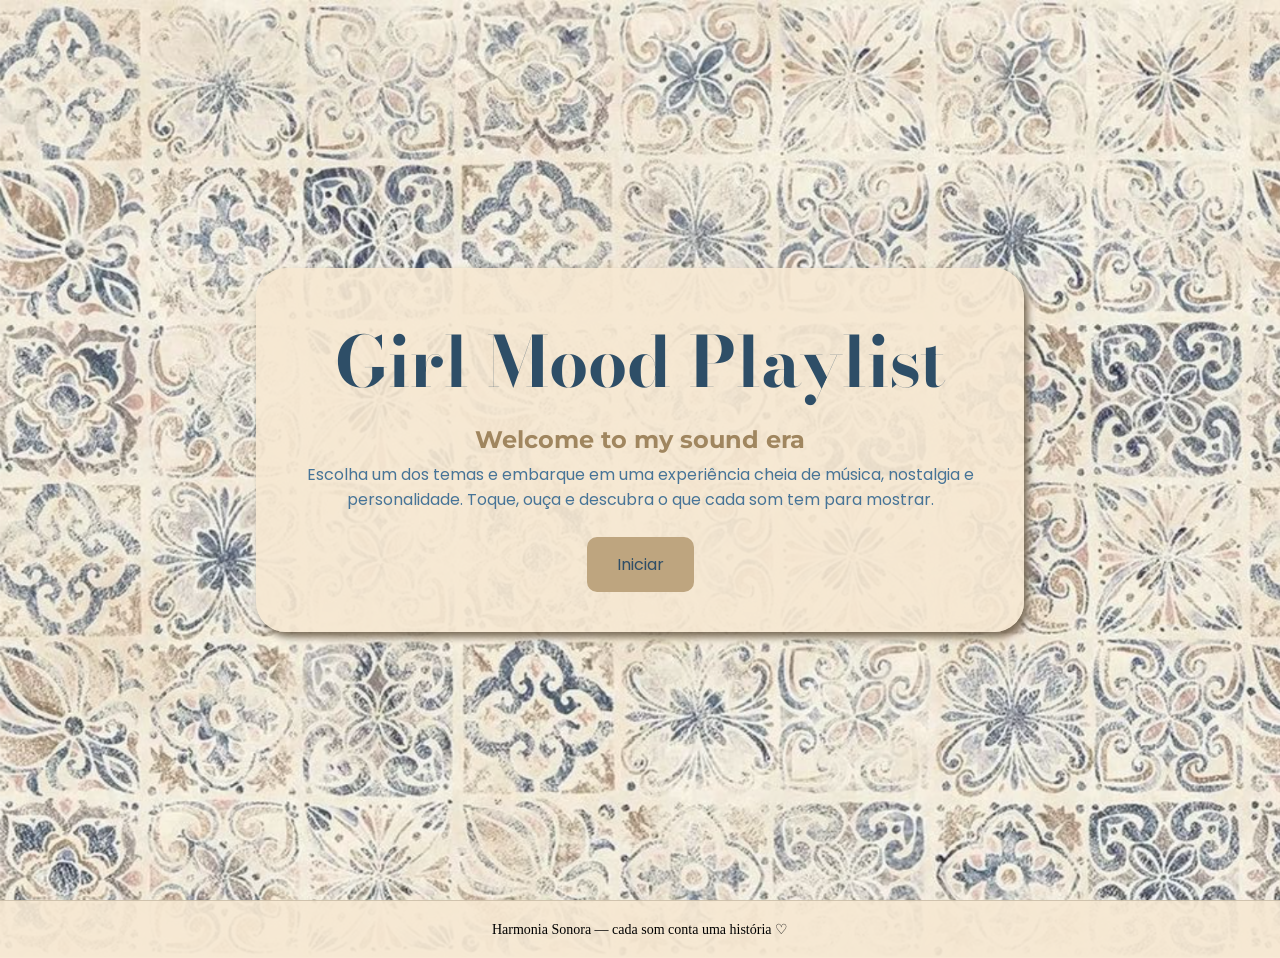
<file: index.html>
<!DOCTYPE html>
<html lang="pt-br">
<head>
    <meta charset="UTF-8">
    <meta name="viewport" content="width=device-width, initial-scale=1.0">
    <title>Harmonia Sonora</title>
    <link rel="stylesheet" href="style.css">
</head>
<body>
    <header></header>
    <main>
        <article>
            <h1>Girl Mood Playlist</h1>
            <h2>Welcome to my sound era</h2>
            <p>
                Escolha um dos temas e embarque em uma experiência cheia de música, nostalgia e personalidade. Toque, ouça e descubra o que cada som tem para mostrar.
            </p>
            <div>
                <a href="menu.html">Iniciar</a>
            </div>
        </article>
    </main>
    <footer>
        <p>Harmonia Sonora — cada som conta uma história ♡</p>
    </footer>
</body>
</html>
</file>
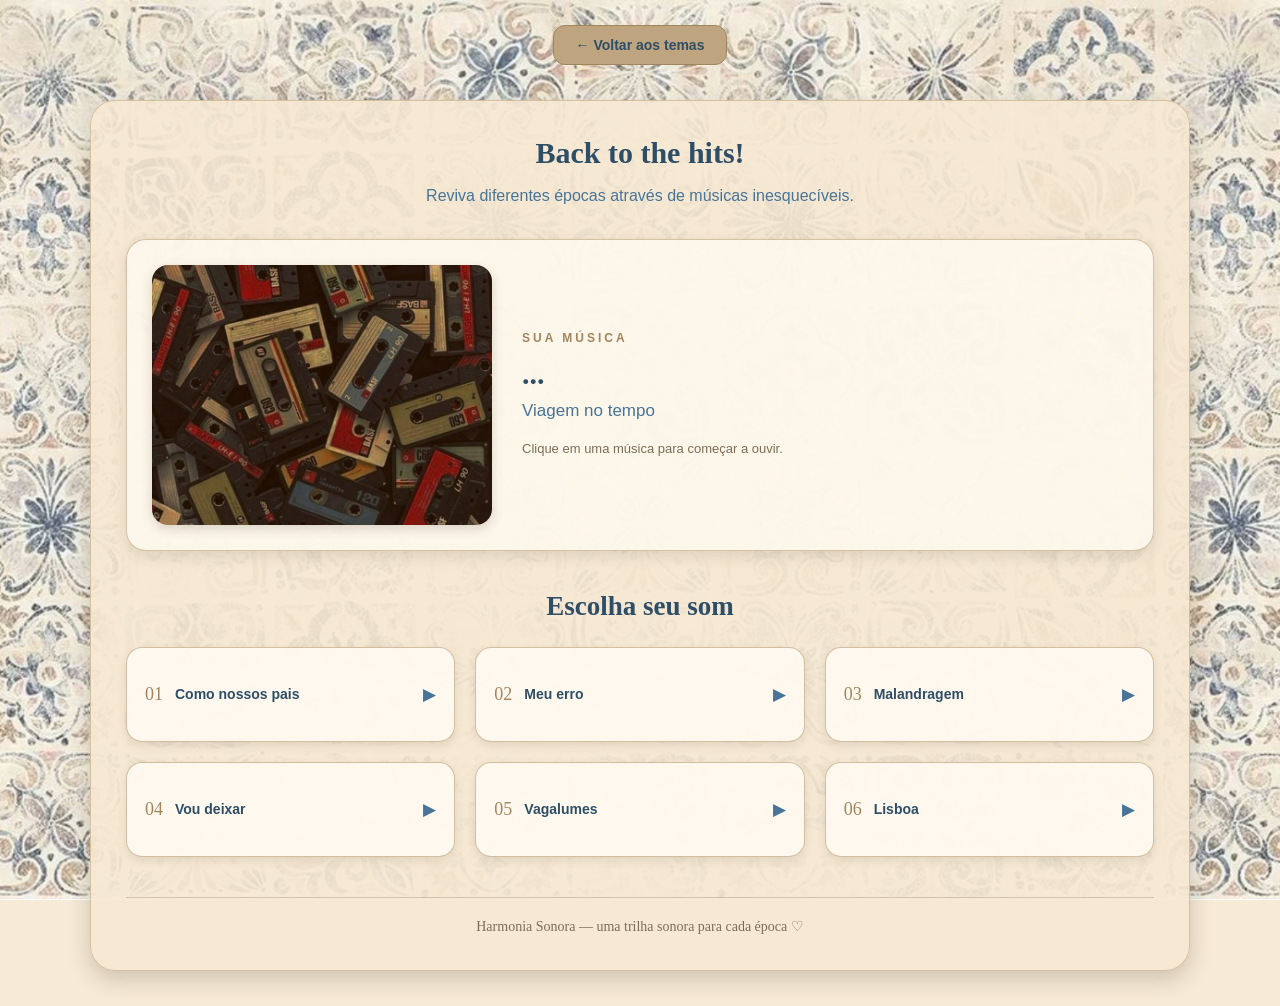
<file: decadas.html>
<!DOCTYPE html>
<html lang="pt-br">
<head>
    <meta charset="UTF-8">
    <meta name="viewport" content="width=device-width, initial-scale=1.0">
    <title>Décadas | Harmonia Sonora</title>
    <link rel="stylesheet" href="style-soundboard.css">
    <script src="script-soundboard.js" defer></script>
</head>
<body class="tema-decadas">
    <header class="cabecalho">
        <a href="menu.html" class="botao-voltar">← Voltar aos temas</a>
    </header>
    <main class="container">
        <section class="introducao">
            <h2>Back to the hits!</h2>
            <p>Reviva diferentes épocas através de músicas inesquecíveis.</p>
        </section>
        <section class="destaque" aria-live="polite">
            <img id="imagem-destaque" src="assets/decadas3.jpg" alt="Capa do tema Décadas">

            <div class="informacoes-musica">
                <p class="etiqueta">SUA MÚSICA</p>
                <h2 id="nome-musica">...</h2>
                <p id="artista-musica">Viagem no tempo</p>
                <p id="status-musica">
                    Clique em uma música para começar a ouvir.
                </p>
            </div>
        </section>
        <section class="secao-musicas">
            <h2>Escolha seu som</h2>
            <div class="grade-musicas">
                <button class="musica"
                    data-titulo="Como nossos pais"
                    data-artista="Elis Regina · Anos 70"
                    data-audio="sounds/decadas/Elis Regina - Como Nossos Pais.mp3"
                    data-imagem="assets/Como Nossos Pais.jpg">
                    <span class="numero">01</span>
                    <span class="nome-card">Como nossos pais</span>
                    <span class="icone-som">▶</span>
                </button>
                <button class="musica"
                    data-titulo="Meu erro"
                    data-artista="Paralamas do Sucesso · Anos 80"
                    data-audio="sounds/decadas/Paralamas do Sucesso - Meu Erro (clipe original).mp3"
                    data-imagem="assets/meu erro.jpg">
                    <span class="numero">02</span>
                    <span class="nome-card">Meu erro</span>
                    <span class="icone-som">▶</span>
                </button>
                <button class="musica"
                    data-titulo="Malandragem"
                    data-artista="Cássia Eller · Anos 90"
                    data-audio="sounds/decadas/Cássia Eller - Malandragem.mp3"
                    data-imagem="assets/malandragem1.jpg">
                    <span class="numero">03</span>
                    <span class="nome-card">Malandragem</span>
                    <span class="icone-som">▶</span>
                </button>
                <button class="musica"
                    data-titulo="Vou deixar"
                    data-artista="Skank · Anos 2000"
                    data-audio="sounds/decadas/Skank - Vou Deixar (Clipe Oficial).mp3"
                    data-imagem="assets/vou deixar.jpg">
                    <span class="numero">04</span>
                    <span class="nome-card">Vou deixar</span>
                    <span class="icone-som">▶</span>
                </button>
                <button class="musica"
                    data-titulo="Vagalumes"
                    data-artista="Pollo · Anos 2010"
                    data-audio="sounds/decadas/Pollo - Vagalumes (part. Ivo Mozart) - Clipe Oficial.mp3"
                    data-imagem="assets/Vagalumes.jpg">
                    <span class="numero">05</span>
                    <span class="nome-card">Vagalumes</span>
                    <span class="icone-som">▶</span>
                </button>
                <button class="musica"
                    data-titulo="Lisboa"
                    data-artista="ANAVITÓRIA, Lenine · Anos 2020"
                    data-audio="sounds/decadas/ANAVITÓRIA, Lenine e Orquestra Ouro Preto - Lisboa (Ao Vivo).mp3"
                    data-imagem="assets/lisboa.jpg">
                    <span class="numero">06</span>
                    <span class="nome-card">Lisboa</span>
                    <span class="icone-som">▶</span>
                </button>
            </div>
        </section>
        <audio id="audio-musica" preload="none"></audio>
        <p id="mensagem-erro" class="mensagem-erro" role="status"></p>
        <footer>
            <p>Harmonia Sonora — uma trilha sonora para cada época ♡</p>
        </footer>
    </main>
</body>
</html>
</file>
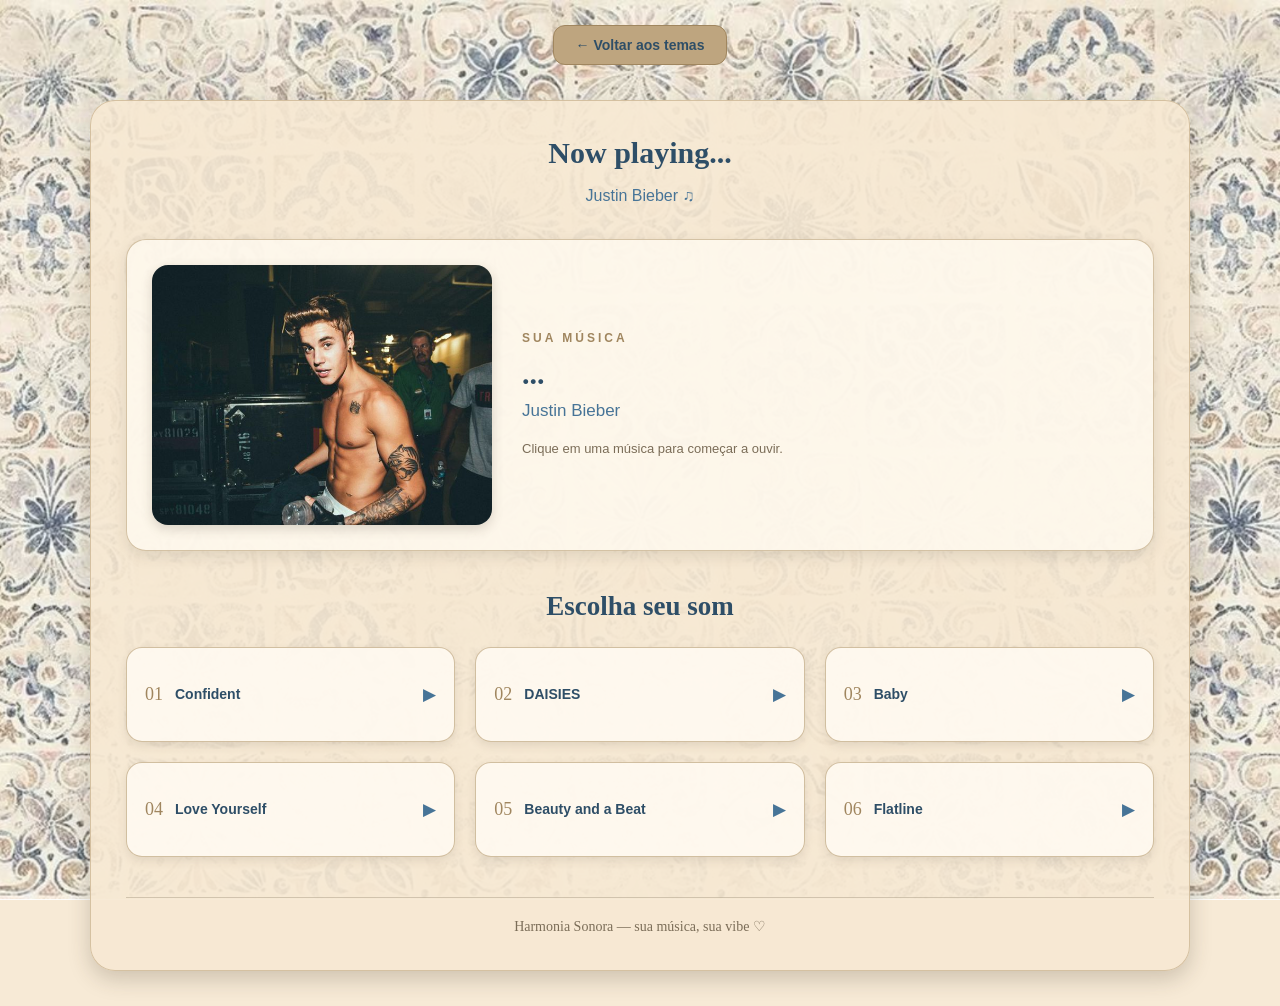
<file: justin.html>
<!DOCTYPE html>
<html lang="pt-br">
<head>
    <meta charset="UTF-8">
    <meta name="viewport" content="width=device-width, initial-scale=1.0">
    <title>Justin Bieber | Harmonia Sonora</title>
    <link rel="stylesheet" href="style-soundboard.css">
    <script src="script-soundboard.js" defer></script>
</head>
<body class="tema-justin">
    <header class="cabecalho">
        <a href="menu.html" class="botao-voltar">← Voltar aos temas</a>
    </header>
    <main class="container">
        <section class="introducao">
            <h2>Now playing...</h2>
            <p>Justin Bieber ♫</p>
        </section>
        <section class="destaque" aria-live="polite">
            <img id="imagem-destaque" src="assets/justinDeli2.jpg" alt="Capa do tema Justin Bieber">
            <div class="informacoes-musica">
                <p class="etiqueta">SUA MÚSICA</p>
                <h2 id="nome-musica">...</h2>
                <p id="artista-musica">Justin Bieber</p>
                <p id="status-musica">
                    Clique em uma música para começar a ouvir.
                </p>
            </div>
        </section>
        <section class="secao-musicas">
            <h2>Escolha seu som</h2>
            <div class="grade-musicas">
                <button class="musica"
                    data-titulo="Confident"
                    data-artista="Justin Bieber"
                    data-audio="sounds/justinBieber/Justin Bieber - Confident ft. Chance The Rapper.mp3"
                    data-imagem="assets/All That Matters.jpg">
                    <span class="numero">01</span>
                    <span class="nome-card">Confident</span>
                    <span class="icone-som">▶</span>
                </button>
                <button class="musica"
                    data-titulo="DAISIES"
                    data-artista="Justin Bieber"
                    data-audio="sounds/justinBieber/Justin Bieber - DAISIES (Official Music Video).mp3"
                    data-imagem="assets/DAISIES.jpg">
                    <span class="numero">02</span>
                    <span class="nome-card">DAISIES</span>
                    <span class="icone-som">▶</span>
                </button>
                <button class="musica"
                    data-titulo="Baby"
                    data-artista="Justin Bieber"
                    data-audio="sounds/justinBieber/Justin Bieber - Baby ft. Ludacris.mp3"
                    data-imagem="assets/Baby.jpg">
                    <span class="numero">03</span>
                    <span class="nome-card">Baby</span>
                    <span class="icone-som">▶</span>
                </button>
                <button class="musica"
                    data-titulo="Love Yourself"
                    data-artista="Justin Bieber"
                    data-audio="sounds/justinBieber/Justin Bieber - Love Yourself (PURPOSE The Movement).mp3"
                    data-imagem="assets/loveYourself.jpg">
                    <span class="numero">04</span>
                    <span class="nome-card">Love Yourself</span>
                    <span class="icone-som">▶</span>
                </button>
                <button class="musica"
                    data-titulo="Beauty and a Beat"
                    data-artista="Justin Bieber"
                    data-audio="sounds/justinBieber/Justin Bieber - Beauty And A Beat (Official Music Video) ft. Nicki Minaj.mp3"
                    data-imagem="assets/Beauty and a beat Justin Bieber.jpg">
                    <span class="numero">05</span>
                    <span class="nome-card">Beauty and a Beat</span>
                    <span class="icone-som">▶</span>
                </button>
                <button class="musica"
                    data-titulo="Flatline"
                    data-artista="Justin Bieber"
                    data-audio="sounds/justinBieber/Justin Bieber - Flatline (Music Video).mp3"
                    data-imagem="assets/All That Matters.jpg">
                    <span class="numero">06</span>
                    <span class="nome-card">Flatline</span>
                    <span class="icone-som">▶</span>
                </button>
            </div>
        </section>
        <audio id="audio-musica" preload="none"></audio>
        <p id="mensagem-erro" class="mensagem-erro" role="status"></p>
        <footer>
            <p>Harmonia Sonora — sua música, sua vibe ♡</p>
        </footer>
    </main>
</body>
</html>
</file>
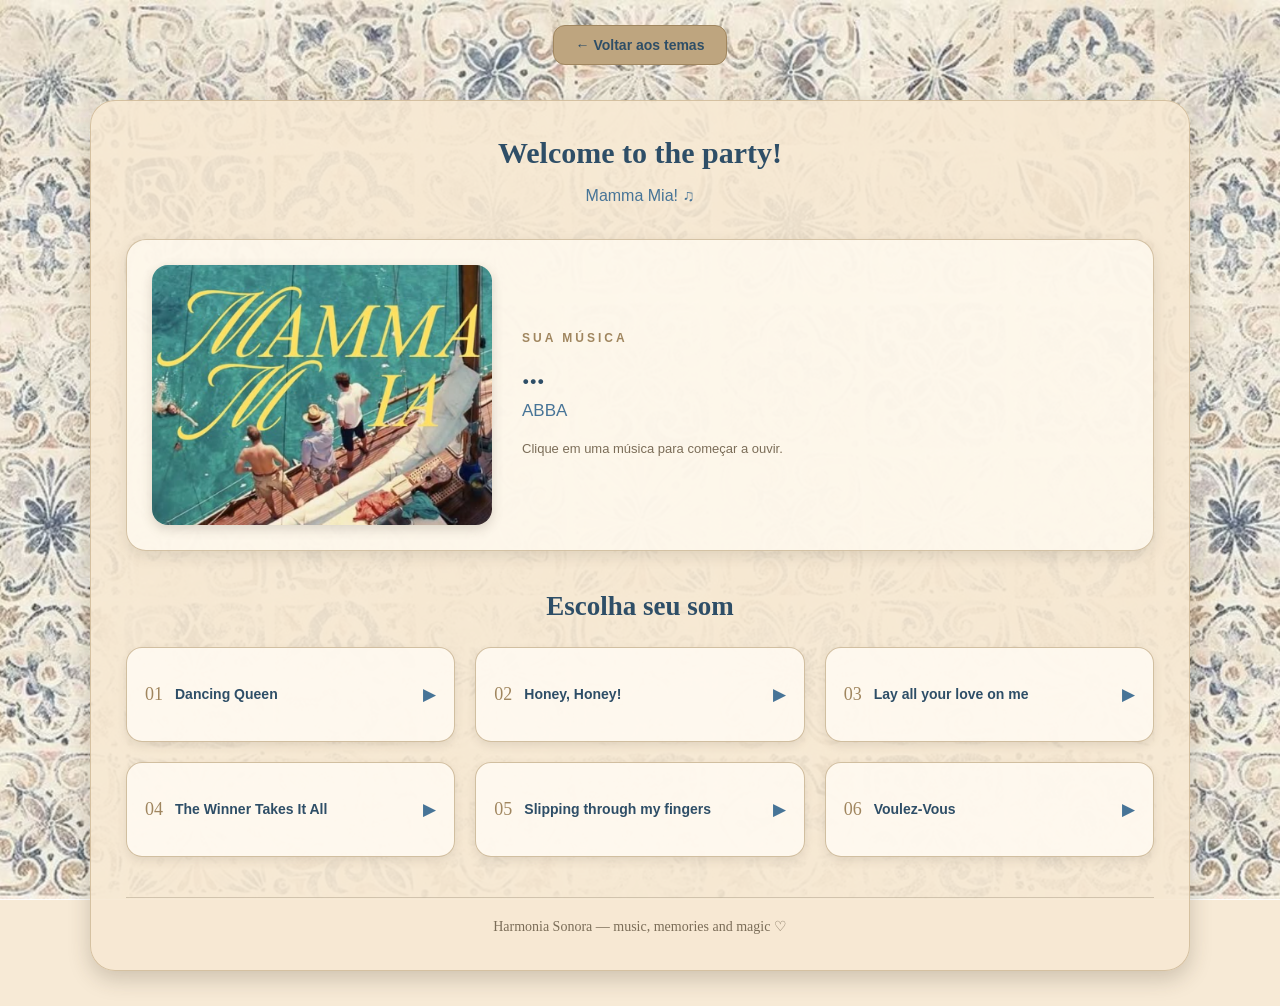
<file: mammaMia.html>
<!DOCTYPE html>
<html lang="pt-br">
<head>
    <meta charset="UTF-8">
    <meta name="viewport" content="width=device-width, initial-scale=1.0">
    <title>Mamma Mia | Harmonia Sonora</title>
    <link rel="stylesheet" href="style-soundboard.css">
    <script src="script-soundboard.js" defer></script>
</head>
<body class="tema-mammamia">
    <header class="cabecalho">
        <a href="menu.html" class="botao-voltar">← Voltar aos temas</a>
    </header>
    <main class="container">
        <section class="introducao">
            <h2>Welcome to the party!</h2>
            <p>Mamma Mia! ♫</p>
        </section>
        <section class="destaque" aria-live="polite">
            <img id="imagem-destaque" src="assets/Captura de tela 2026-10-09 135337.png" alt="Capa do tema Mamma Mia">
            <div class="informacoes-musica">
                <p class="etiqueta">SUA MÚSICA</p>
                <h2 id="nome-musica">...</h2>
                <p id="artista-musica">ABBA</p>
                <p id="status-musica">
                    Clique em uma música para começar a ouvir.
                </p>
            </div>
        </section>
        <section class="secao-musicas">
            <h2>Escolha seu som</h2>
            <div class="grade-musicas">
                <button class="musica"
                    data-titulo="Dancing Queen"
                    data-artista="ABBA"
                    data-audio="sounds/mammaMia/Mamma Mia! (2008) - Dancing Queen Scene (3 10) Movieclips.mp3"
                    data-imagem="assets/download (4).jpg">
                    <span class="numero">01</span>
                    <span class="nome-card">Dancing Queen</span>
                    <span class="icone-som">▶</span>
                </button>
                <button class="musica"
                    data-titulo="Honey, Honey!"
                    data-artista="ABBA"
                    data-audio="sounds/mammaMia/Mamma Mia! (2008) - Honey Honey Scene (1 10) Movieclips.mp3"
                    data-imagem="assets/honey honey.jpg">
                    <span class="numero">02</span>
                    <span class="nome-card">Honey, Honey!</span>
                    <span class="icone-som">▶</span>
                </button>
                <button class="musica"
                    data-titulo="Lay all your love on me"
                    data-artista="ABBA"
                    data-audio="sounds/mammaMia/Mamma Mia! (2008) - Lay All Your Love on Me Scene (5 10) Movieclips.mp3"
                    data-imagem="assets/casal.jpg">
                    <span class="numero">03</span>
                    <span class="nome-card">Lay all your love on me</span>
                    <span class="icone-som">▶</span>
                </button>
                <button class="musica"
                    data-titulo="The Winner Takes It All"
                    data-artista="ABBA"
                    data-audio="sounds/mammaMia/The Winner Takes It All (Meryl Streep) Mamma Mia! (2008) TUNE.mp3"
                    data-imagem="assets/Captura de tela 2026-10-09 141527.png">
                    <span class="numero">04</span>
                    <span class="nome-card">The Winner Takes It All</span>
                    <span class="icone-som">▶</span>
                </button>
                <button class="musica"
                    data-titulo="Slipping through my fingers"
                    data-artista="ABBA"
                    data-audio="sounds/mammaMia/Mamma Mia! (2008) - Slipping Through My Fingers Scene (8 10) Movieclips.mp3"
                    data-imagem="assets/rosto.jpg">
                    <span class="numero">05</span>
                    <span class="nome-card">Slipping through my fingers</span>
                    <span class="icone-som">▶</span>
                </button>
                <button class="musica"
                    data-titulo="Voulez-Vous"
                    data-artista="ABBA"
                    data-audio="sounds/mammaMia/Mamma Mia! (2008) - Voulez-Vous Scene (6 10) Movieclips.mp3"
                    data-imagem="assets/voulez-vous.jpg">
                    <span class="numero">06</span>
                    <span class="nome-card">Voulez-Vous</span>
                    <span class="icone-som">▶</span>
                </button>
            </div>
        </section>
        <audio id="audio-musica" preload="none"></audio>
        <p id="mensagem-erro" class="mensagem-erro" role="status"></p>
        <footer>
            <p>Harmonia Sonora — music, memories and magic ♡</p>
        </footer>
    </main>
</body>
</html>
</file>
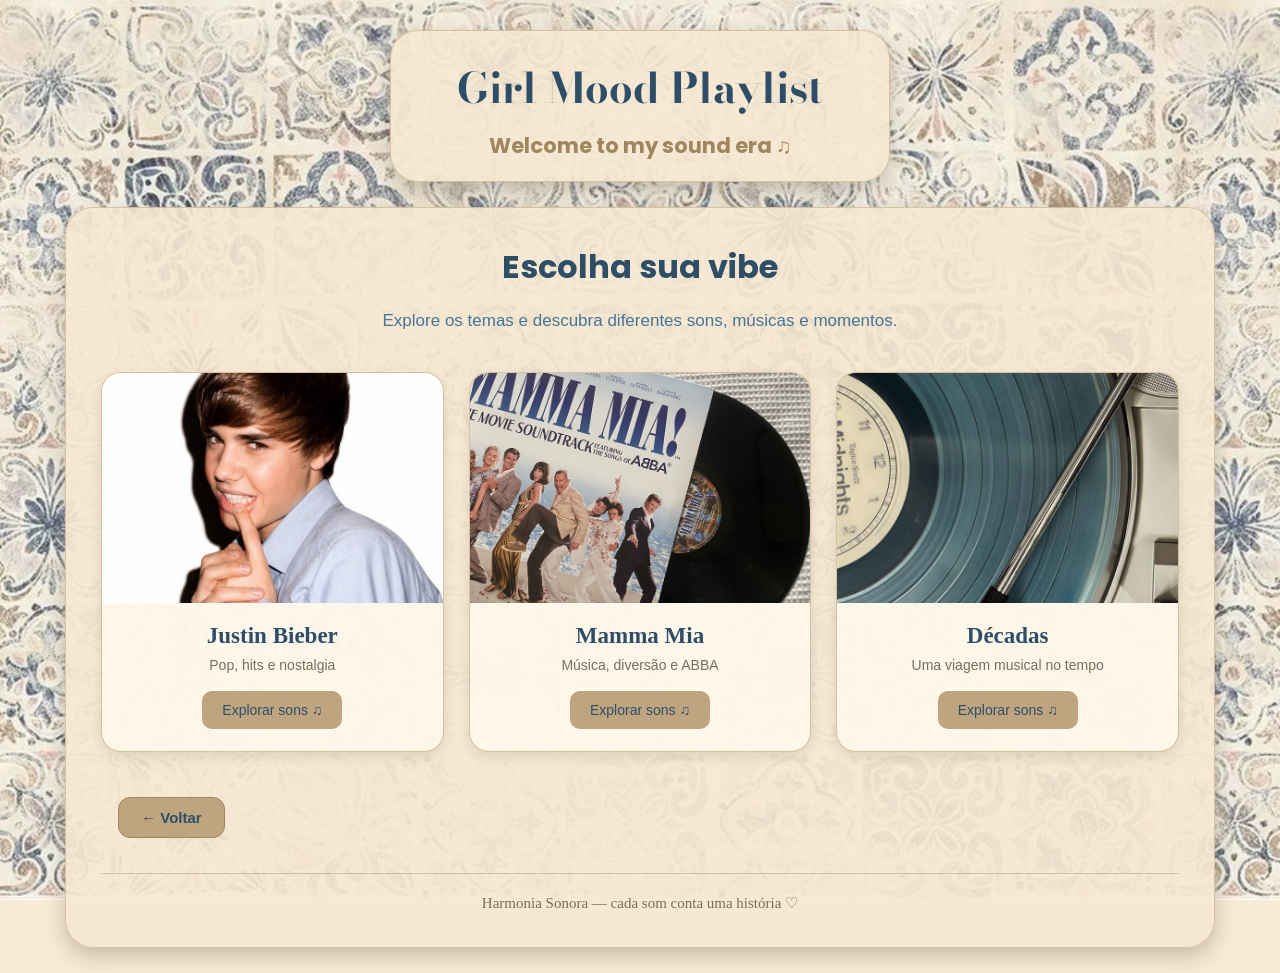
<file: menu.html>
<!DOCTYPE html>
<html lang="pt-br">
<head>
    <meta charset="UTF-8">
    <meta name="viewport" content="width=device-width, initial-scale=1.0">
    <title>Escolha sua vibe | Harmonia Sonora</title>
    <link rel="stylesheet" href="style-menu.css">
</head>
<body>
    <header>
        <h1>Girl Mood Playlist</h1>
        <p>Welcome to my sound era ♫</p>
    </header>
    <main>
        <section class="introducao">
            <h2>Escolha sua vibe</h2>
            <p>
                Explore os temas e descubra diferentes sons,
                músicas e momentos.
            </p>
        </section>
        <section class="temas">
            <article class="tema">
                <a href="justin.html">
                    <img src="assets/justinBieber.jpg" alt="Capa do tema Justin Bieber">
                    <h3>Justin Bieber</h3>
                    <p>Pop, hits e nostalgia</p>
                    <span>Explorar sons ♫</span>
                </a>
            </article>
            <article class="tema">
                <a href="mammaMia.html">
                    <img src="assets/cd mamamia.jpg" alt="Capa do tema Mamma Mia">
                    <h3>Mamma Mia</h3>
                    <p>Música, diversão e ABBA</p>
                    <span>Explorar sons ♫</span>
                </a>
            </article>
            <article class="tema">
                <a href="decadas.html">
                    <img src="assets/decadas.jpg" alt="Capa do tema Décadas">
                    <h3>Décadas</h3>
                    <p>Uma viagem musical no tempo</p>
                    <span>Explorar sons ♫</span>
                </a>
            </article>
            <nav class="navegacao">
                <a href="index.html" class="botao-voltar">← Voltar</a>
            </nav>
        </section>
        <footer>
            <p>Harmonia Sonora — cada som conta uma história ♡</p>
        </footer>
    </main>
</body>
</html>
</file>
<file: style.css>
@import url('https://fonts.googleapis.com/css2?family=Bodoni+Moda:ital,opsz,wght@0,6..96,400..900;1,6..96,400..900&display=swap');
@import url('https://fonts.googleapis.com/css2?family=Poppins:ital,wght@0,100;0,200;0,300;0,400;0,500;0,600;0,700;0,800;0,900;1,100;1,200;1,300;1,400;1,500;1,600;1,700;1,800;1,900&display=swap');
@import url('https://fonts.googleapis.com/css2?family=Montserrat:ital,wght@0,100..900;1,100..900&display=swap');


*{
    margin: 0;
    padding: 0;
    box-sizing: border-box;
}

body{
    background-image: url(assets/fundo.png);
    background-repeat: no-repeat;
    background-size: cover;
}

main{
    display: flex;
    justify-content: center;
    align-items: center;
    height: 100vh;
}

article{
    background-color: rgba(247, 232, 210, 0.908);
    width: 60%;
    padding: 40px;
    border-radius: 30px;
    box-shadow: 4px 5px 7px rgb(123, 109, 88);
}

h1{
    font-family: "Bodoni Moda", serif;
    color: rgb(46, 78, 103);
    margin-bottom: 10px;
    text-align: center;
    font-size: 70px;
}

h2{
    font-family: "Montserrat", sans-serif;
    color: rgb(160, 134, 95);
    margin-bottom: 8px;
    text-align: center;
}

p{
    font-family: "Poppins", sans-serif;
    color: rgb(71, 116, 151) ;
    text-align: center;
}

a{
    background-color: rgb(190, 165, 127);
    color: rgb(46, 78, 103);
    font-family: "Poppins", sans-serif;
    padding: 15px 30px;
    border: none;
    border-radius: 10px;
    text-decoration: none;
}

div {
    display: flex;
    justify-content: center;
    margin-top: 25px;
}

footer {
    background-color: rgba(247, 232, 210, 0.908);
    text-align: center;
    padding: 20px;
    border-top: 1px solid rgba(123, 109, 88, 0.3);
}

footer p {
    color: var(--marrom);
    font-family: Georgia, "Times New Roman", serif;
    font-size: 14px;
}

@media (max-width: 768px) {
    header {
        min-height: 30px;
    }
    main {
        padding: 25px 18px;
    }
    article {
        padding: 40px 25px;
        border-radius: 25px;
    }
    h1 {
        font-size: 2.2rem;
    }
    h2 {
        font-size: 1.2rem;
    }
    p {
        font-size: 0.9rem;
        line-height: 1.7;
    }
}


@media (max-width: 480px) {
    main {
        padding: 20px 15px;
    }
    article {
        padding: 35px 20px;
    }
    h1 {
        font-size: 1.9rem;
    }
    h2 {
        font-size: 1.05rem;
    }
    p {
        font-size: 0.85rem;
    }
    button {
        padding: 14px 27px;
    }
}
</file>
<file: style-soundboard.css>
* {
    margin: 0;
    padding: 0;
    box-sizing: border-box;
}

:root {
    --bege: rgba(247, 232, 210, 0.908);
    --marrom: rgb(123, 109, 88);
    --azul-escuro: rgb(46, 78, 103);
    --dourado: rgb(160, 134, 95);
    --azul: rgb(71, 116, 151);
    --bege-escuro: rgb(190, 165, 127);
    --branco: #fffaf1;
}

body {
    min-height: 100vh;
    font-family: Arial, Helvetica, sans-serif;
    color: var(--azul-escuro);
    background-color: var(--bege);
    background-image: url(assets/fundo.png);
    background-size: cover;
    background-position: center;
    background-attachment: fixed;
    background-repeat: no-repeat;
}

.cabecalho {
    text-align: center;
    padding: 25px 5% 10px;
}

.cabecalho h1 {
    margin-top: 20px;
    font-family: Georgia, "Times New Roman", serif;
    font-size: 38px;
}

.cabecalho p {
    margin-top: 8px;
    color: var(--dourado);
    font-size: 20px;
    font-weight: bold;
}

.botao-voltar {
    display: inline-block;
    padding: 11px 22px;
    background-color: var(--bege-escuro);
    color: var(--azul-escuro);
    text-decoration: none;
    font-size: 14px;
    font-weight: bold;
    border: 1px solid var(--dourado);
    border-radius: 12px;
    transition: 0.3s ease;
}

.botao-voltar:hover {
    background-color: var(--dourado);
    color: white;
    transform: translateX(-4px);
}

.botao-voltar:focus-visible {
    outline: 3px solid var(--azul);
    outline-offset: 3px;
}

.container {
    width: 90%;
    max-width: 1100px;
    margin: 25px auto 35px;
    padding: 35px;
    background-color: var(--bege);
    border: 1px solid rgba(190, 165, 127, 0.6);
    border-radius: 25px;
    box-shadow: 0 8px 22px rgba(60, 48, 35, 0.22);
}

.introducao {
    text-align: center;
    margin-bottom: 30px;
}

.introducao h2 {
    font-family: Georgia, "Times New Roman", serif;
    font-size: 30px;
    margin-bottom: 12px;
}

.introducao p {
    color: var(--azul);
    font-size: 16px;
    line-height: 1.7;
}

.destaque {
    display: flex;
    align-items: center;
    gap: 30px;
    padding: 25px;
    margin-bottom: 40px;
    background-color: rgba(255, 250, 241, 0.8);
    border: 1px solid rgba(190, 165, 127, 0.65);
    border-radius: 20px;
    box-shadow: 0 5px 15px rgba(60, 48, 35, 0.12);
}

.destaque img {
    width: 42%;
    max-width: 340px;
    height: 260px;
    object-fit: cover;
    border-radius: 16px;
    box-shadow: 0 4px 12px rgba(60, 48, 35, 0.18);
}

.informacoes-musica {
    flex: 1;
    min-width: 0;
}

.etiqueta {
    color: var(--dourado);
    font-size: 12px;
    font-weight: bold;
    letter-spacing: 3px;
    margin-bottom: 12px;
}

.informacoes-musica h2 {
    font-family: Georgia, "Times New Roman", serif;
    font-size: 30px;
    overflow-wrap: anywhere;
    margin-bottom: 10px;
}

#artista-musica {
    color: var(--azul);
    font-size: 17px;
    margin-bottom: 18px;
}

#status-musica {
    color: var(--marrom);
    font-size: 13px;
    line-height: 1.6;
}

.secao-musicas > h2 {
    text-align: center;
    font-family: Georgia, "Times New Roman", serif;
    font-size: 27px;
    margin-bottom: 25px;
}

.grade-musicas {
    display: grid;
    grid-template-columns: repeat(3, minmax(0, 1fr));
    gap: 20px;
}

.musica {
    display: flex;
    align-items: center;
    gap: 12px;
    min-height: 95px;
    padding: 18px;
    border: 1px solid rgba(190, 165, 127, 0.7);
    border-radius: 16px;
    background-color: rgba(255, 250, 241, 0.9);
    color: var(--azul-escuro);
    font-family: inherit;
    text-align: left;
    cursor: pointer;
    box-shadow: 0 4px 10px rgba(60, 48, 35, 0.1);
    transition: transform 0.25s ease, box-shadow 0.25s ease, background-color 0.25s ease;
}

.musica:hover {
    transform: translateY(-5px);
    background-color: #fff4df;
    box-shadow: 0 9px 18px rgba(60, 48, 35, 0.17);
}

.musica:active {
    transform: scale(0.97);
}

.musica:focus-visible {
    outline: 3px solid var(--azul);
    outline-offset: 3px;
}

.musica.selecionada {
    background-color: rgba(190, 165, 127, 0.35);
    border: 2px solid var(--dourado);
}

.numero {
    color: var(--dourado);
    font-family: Georgia, "Times New Roman", serif;
    font-size: 18px;
}

.nome-card {
    flex: 1;
    font-size: 14px;
    font-weight: bold;
    line-height: 1.5;
    overflow-wrap: anywhere;
}

.icone-som {
    color: var(--azul);
    font-size: 17px;
}

.mensagem-erro {
    color: #8b3030;
    text-align: center;
    font-size: 14px;
    margin-top: 20px;
}

.mensagem-erro:empty {
    display: none;
}

footer {
    text-align: center;
    margin-top: 40px;
    padding-top: 20px;
    border-top: 1px solid rgba(123, 109, 88, 0.3);
}

footer p {
    color: var(--marrom);
    font-family: Georgia, "Times New Roman", serif;
    font-size: 14px;
}

@media (max-width: 800px) {
    .container {
        padding: 25px;
    }
    .grade-musicas {
        grid-template-columns: repeat(2, minmax(0, 1fr));
    }
    .destaque {
        gap: 20px;
    }
    .destaque img {
        width: 45%;
        height: 220px;
    }
    .informacoes-musica h2 {
        font-size: 25px;
    }
}

@media (max-width: 550px) {
    .cabecalho h1 {
        font-size: 30px;
    }
    .cabecalho p {
        font-size: 17px;
    }
    .container {
        width: 94%;
        padding: 20px 15px;
        margin-top: 15px;
    }
    .introducao h2 {
        font-size: 25px;
    }
    .introducao p {
        font-size: 14px;
    }
    .destaque {
        flex-direction: column;
        text-align: center;
        padding: 18px;
    }
    .destaque img {
        width: 100%;
        max-width: none;
        height: 230px;
    }
    .informacoes-musica h2 {
        font-size: 25px;
    }
    .grade-musicas {
        grid-template-columns: 1fr;
        gap: 14px;
    }
    .musica {
        min-height: 80px;
    }
    .secao-musicas > h2 {
        font-size: 24px;
    }
}
</file>
<file: style-menu.css>
@import url('https://fonts.googleapis.com/css2?family=Bodoni+Moda:ital,opsz,wght@0,6..96,400..900;1,6..96,400..900&display=swap');
@import url('https://fonts.googleapis.com/css2?family=Poppins:ital,wght@0,100;0,200;0,300;0,400;0,500;0,600;0,700;0,800;0,900;1,100;1,200;1,300;1,400;1,500;1,600;1,700;1,800;1,900&display=swap');
@import url('https://fonts.googleapis.com/css2?family=Montserrat:ital,wght@0,100..900;1,100..900&display=swap');

* {
    margin: 0;
    padding: 0;
    box-sizing: border-box;
}

:root {
    --bege: rgba(247, 232, 210, 0.908);
    --marrom: rgb(123, 109, 88);
    --azul-escuro: rgb(46, 78, 103);
    --dourado: rgb(160, 134, 95);
    --azul: rgb(71, 116, 151);
    --bege-escuro: rgb(190, 165, 127);
}

body {
    min-height: 100vh;
    font-family: Arial, Helvetica, sans-serif;
    color: var(--azul-escuro);
    background-color: var(--bege);
    background-image: url(assets/fundo.png);
    background-size: cover;
    background-position: center;
    background-attachment: fixed;
    background-repeat: no-repeat;
}

header {
    text-align: center;
    padding: 25px 20px 10px;
    background-color: var(--bege);
    box-shadow: 0 8px 20px rgba(60, 48, 35, 0.25);
    border: 1px solid rgba(190, 165, 127, 0.563);
    border-radius: 28px;
    width: 500px;
    display: block;
    margin: auto;
    margin-top: 30px;
    padding-bottom: 20px;
}

header h1 {
    font-family: "Bodoni Moda", serif;
    font-size: 42px;
    color: var(--azul-escuro);
    margin-bottom: 10px;
}

header p {
    color: var(--dourado);
    font-size: 21px;
    font-weight: bold;
    font-family: "Poppins", serif;
}

main {
    width: 90%;
    max-width: 1150px;
    margin: 25px auto;
    padding: 35px;
    border-radius: 28px;
    background-color: var(--bege);
    box-shadow: 0 8px 20px rgba(60, 48, 35, 0.25);
    border: 1px solid rgba(190, 165, 127, 0.563);
}

.introducao {
    text-align: center;
    margin-bottom: 35px;
}

.introducao h2 {
    font-family: "Poppins", sans-serif;
    font-size: 32px;
    color: var(--azul-escuro);
    margin-bottom: 15px;
}

.introducao p {
    max-width: 750px;
    margin: 0 auto;
    font-size: 17px;
    line-height: 1.8;
    color: var(--azul);
}

.temas {
    display: grid;
    grid-template-columns: repeat(3, minmax(0, 1fr));
    gap: 25px;
}

.tema {
    background-color: rgba(255, 250, 240, 0.8);
    border: 1px solid rgba(190, 165, 127, 0.65);
    border-radius: 20px;
    overflow: hidden;
    text-align: center;
    box-shadow: 0 5px 12px rgba(60, 48, 35, 0.12);
    transition: transform 0.3s ease, box-shadow 0.3s ease;
}

.tema:hover {
    transform: translateY(-8px);
    box-shadow: 0 12px 22px rgba(60, 48, 35, 0.22);
}

.tema a {
    display: block;
    height: 100%;
    padding-bottom: 22px;
    color: inherit;
    text-decoration: none;
}

.tema img {
    width: 100%;
    height: 230px;
    display: block;
    object-fit: cover;
    transition: transform 0.4s ease;
}

.tema:hover img {
    transform: scale(1.04);
}

.tema h3 {
    font-family: Georgia, "Times New Roman", serif;
    font-size: 23px;
    color: var(--azul-escuro);
    margin: 20px 10px 8px;
}

.tema p {
    font-size: 14px;
    color: var(--marrom);
    margin: 0 10px 18px;
}

.tema span {
    display: inline-block;
    padding: 11px 20px;
    background-color: var(--bege-escuro);
    color: var(--azul-escuro);
    border-radius: 10px;
    font-size: 14px;
    transition: background-color 0.3s ease;
}

.tema:hover span {
    background-color: var(--dourado);
    color: rgb(255, 255, 255);
}

.tema a:focus-visible {
    outline: 3px solid var(--azul);
    outline-offset: -4px;
}

.navegacao {
    width: 90%;
    max-width: 1150px;
    margin: 20px auto 0;
}

.botao-voltar {
    display: inline-block;
    text-align: center;
    padding: 11px 22px;

    background-color: var(--bege-escuro);
    color: var(--azul-escuro);

    text-decoration: none;
    font-size: 15px;
    font-weight: bold;

    border-radius: 12px;
    border: 1px solid var(--dourado);

    transition: 0.3s ease;
}

.botao-voltar:hover {
    background-color: var(--dourado);
    color: white;
    transform: translateX(-4px);
}

.botao-voltar:focus-visible {
    outline: 3px solid var(--azul);
    outline-offset: 3px;
}

footer {
    text-align: center;
    margin-top: 35px;
    padding-top: 20px;
    border-top: 1px solid rgba(123, 109, 88, 0.3);
}

footer p {
    font-family: Georgia, "Times New Roman", serif;
    font-size: 15px;
    color: var(--marrom);
}

@media (max-width: 850px) {
    main {
        padding: 25px;
    }
    .temas {
        grid-template-columns: repeat(2, minmax(0, 1fr));
    }
    .tema:last-child {
        grid-column: 1 / -1;
        width: calc(50% - 12.5px);
        justify-self: center;
    }
    header h1 {
        font-size: 35px;
    }
}

@media (max-width: 550px) {
    header {
        padding-top: 25px;
    }
    header h1 {
        font-size: 29px;
    }
    header p {
        font-size: 17px;
    }
    main {
        width: 92%;
        margin: 20px auto;
        padding: 22px 16px;
    }
    .introducao h2 {
        font-size: 26px;
    }
    .introducao p {
        font-size: 15px;
    }
    .temas {
        grid-template-columns: 1fr;
        gap: 22px;
    }
    .tema:last-child {
        grid-column: auto;
        width: 100%;
    }
    .tema img {
        height: 240px;
    }
}
</file>
